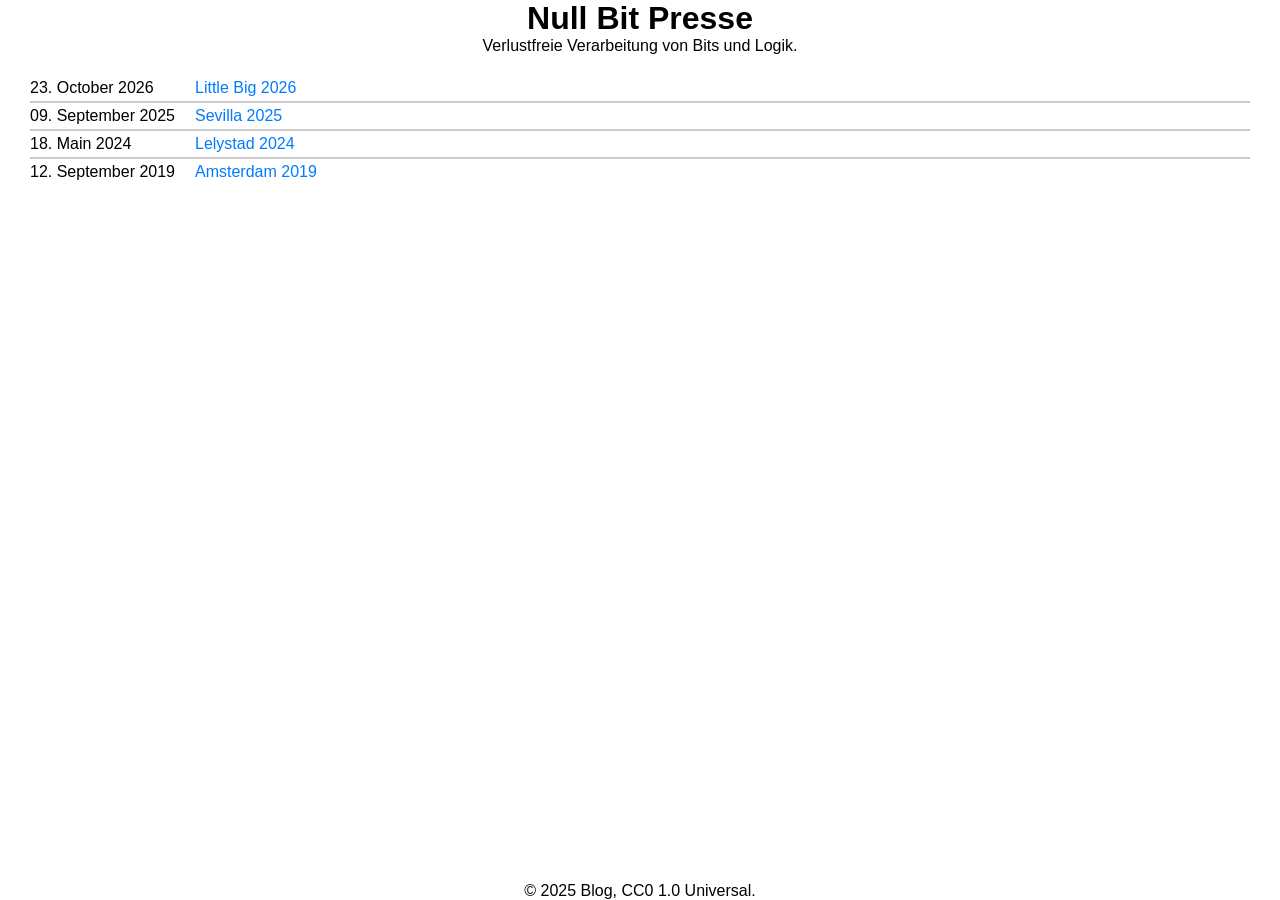
<file: index.html>
<!DOCTYPE html>
<html lang="de">
  <head>
    <meta charset="utf-8">
    <meta name="robots" content="noindex">
    <meta name="viewport" content="width=device-width, initial-scale=1.0">
    <meta property="og:url" content="http://blog.zahlenpresse.de">
    <meta property="og:title" content="Null Bit Presse">
    <meta property="og:description" content="Verlustfreie Verarbeitung von Bits und Logik.">
    <title>Null Bit Presse</title>
    <link rel="manifest" href="/manifest.json">
    <link rel="shortcut icon" type="image/png" href="/favicon.png">
    <link rel="stylesheet" type="text/css" href="/static/css/style.css">
  </head>

  <body>
    <aside><nav></nav></aside>

    <main>
      <header>
        <h1>Null Bit Presse</h1>
        <p>Verlustfreie Verarbeitung von Bits und Logik.</p>
      </header>

      <article>
        <table>
          <tr>
            <td>23. October 2026</td>
            <td><a href="/little-big-2026" target="_self">Little Big 2026</a></td>
            <td class="stretch"></td>
          </tr>
          <tr>
            <td>09. September 2025</td>
            <td><a href="/sevilla-2025" target="_self">Sevilla 2025</a></td>
            <td class="stretch"></td>
          </tr>
          <tr>
            <td>18. Main 2024</td>
            <td><a href="/lelystad-2024" target="_self">Lelystad 2024</a></td>
            <td class="stretch"></td>
          </tr>
          <tr>
            <td>12. September 2019</td>
            <td><a href="/amsterdam-2019" target="_self">Amsterdam 2019</a></td>
            <td class="stretch"></td>
          </tr>
        </table>
      </article>

      <footer>
        <p>&copy; 2025 Blog, CC0 1.0 Universal.</p>
      </footer>
    </main>

    <aside><nav></nav></aside>
  </body>
</html>
</file>
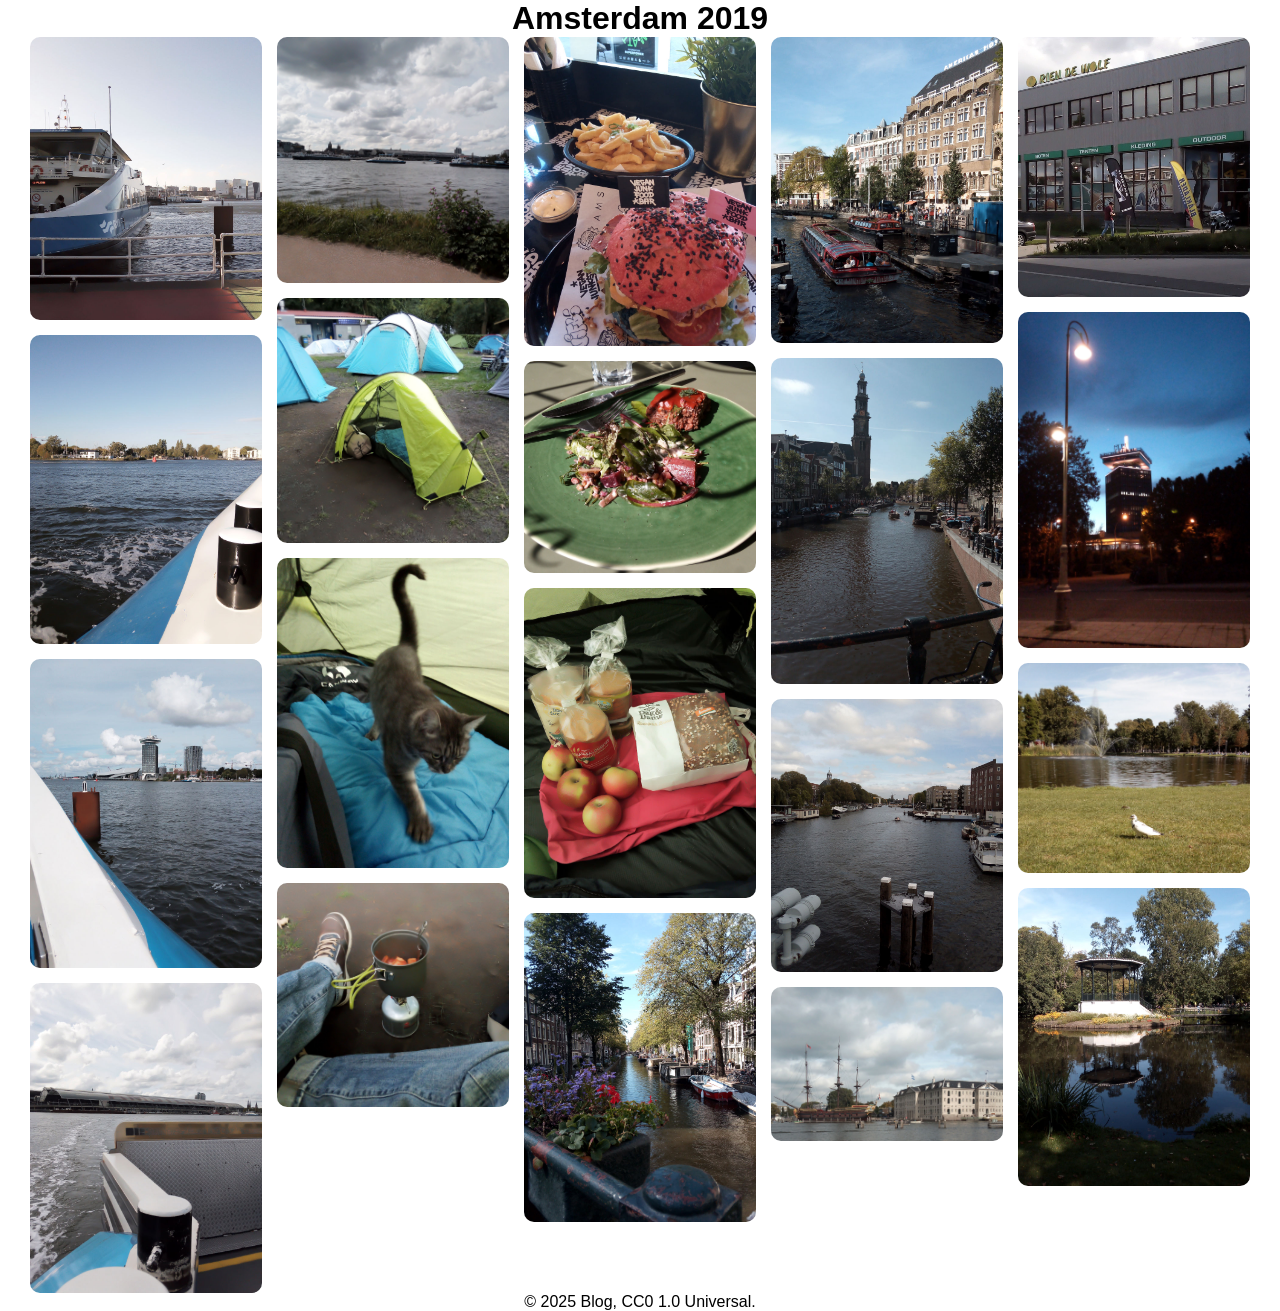
<file: amsterdam-2019/index.html>
<!DOCTYPE html>
<html lang="de">
  <head>
    <meta charset="utf-8">
    <meta name="robots" content="noindex">
    <meta name="viewport" content="width=device-width, initial-scale=1.0">
    <meta property="og:url" content="http://blog.zahlenpresse.de">
    <meta property="og:title" content="Null Bit Presse">
    <meta property="og:description" content="Verlustfreie Verarbeitung von Bits und Logik.">
    <title>Null Bit Presse</title>
    <link rel="manifest" href="/manifest.json">
    <link rel="shortcut icon" type="image/png" href="/favicon.png">
    <link rel="stylesheet" type="text/css" href="/static/css/style.css">
    <link rel="stylesheet" type="text/css" href="/static/css/masonry.css">
  </head>

  <body>
    <aside><nav></nav></aside>

    <main>
      <header>
        <h1>Amsterdam 2019</h1>
      </header>

      <article>
        <div id="masonry"></div>
      </article>

      <footer>
        <p>&copy; 2025 Blog, CC0 1.0 Universal.</p>
      </footer>
    </main>

    <aside><nav></nav></aside>

    <template id="dialog">
      <dialog>
        <div class="content"><img></div>
      </dialog>
    </template>

    <template id="img">
      <img loading="lazy">
    </template>

    <script type="module">
      import gallery from "/static/amsterdam-2019/gallery.js";
      import { loadImage, onClick } from "/static/js/masonry.js";
      const tmpArticle = document.getElementById('masonry');
      const tmpImage = document.getElementById('img');
      const tmpDialog = document.getElementById('dialog');

      onClick(tmpArticle, tmpDialog);

      gallery.topics.forEach((topic) => {
        topic.images.forEach((path) => {
          loadImage(path, '/static/amsterdam-2019/', tmpImage, (template) => {
            const clone = template.content.cloneNode(true);
            tmpArticle.append(clone);
          });
        });
      });
    </script>
  </body>
</html>
</file>
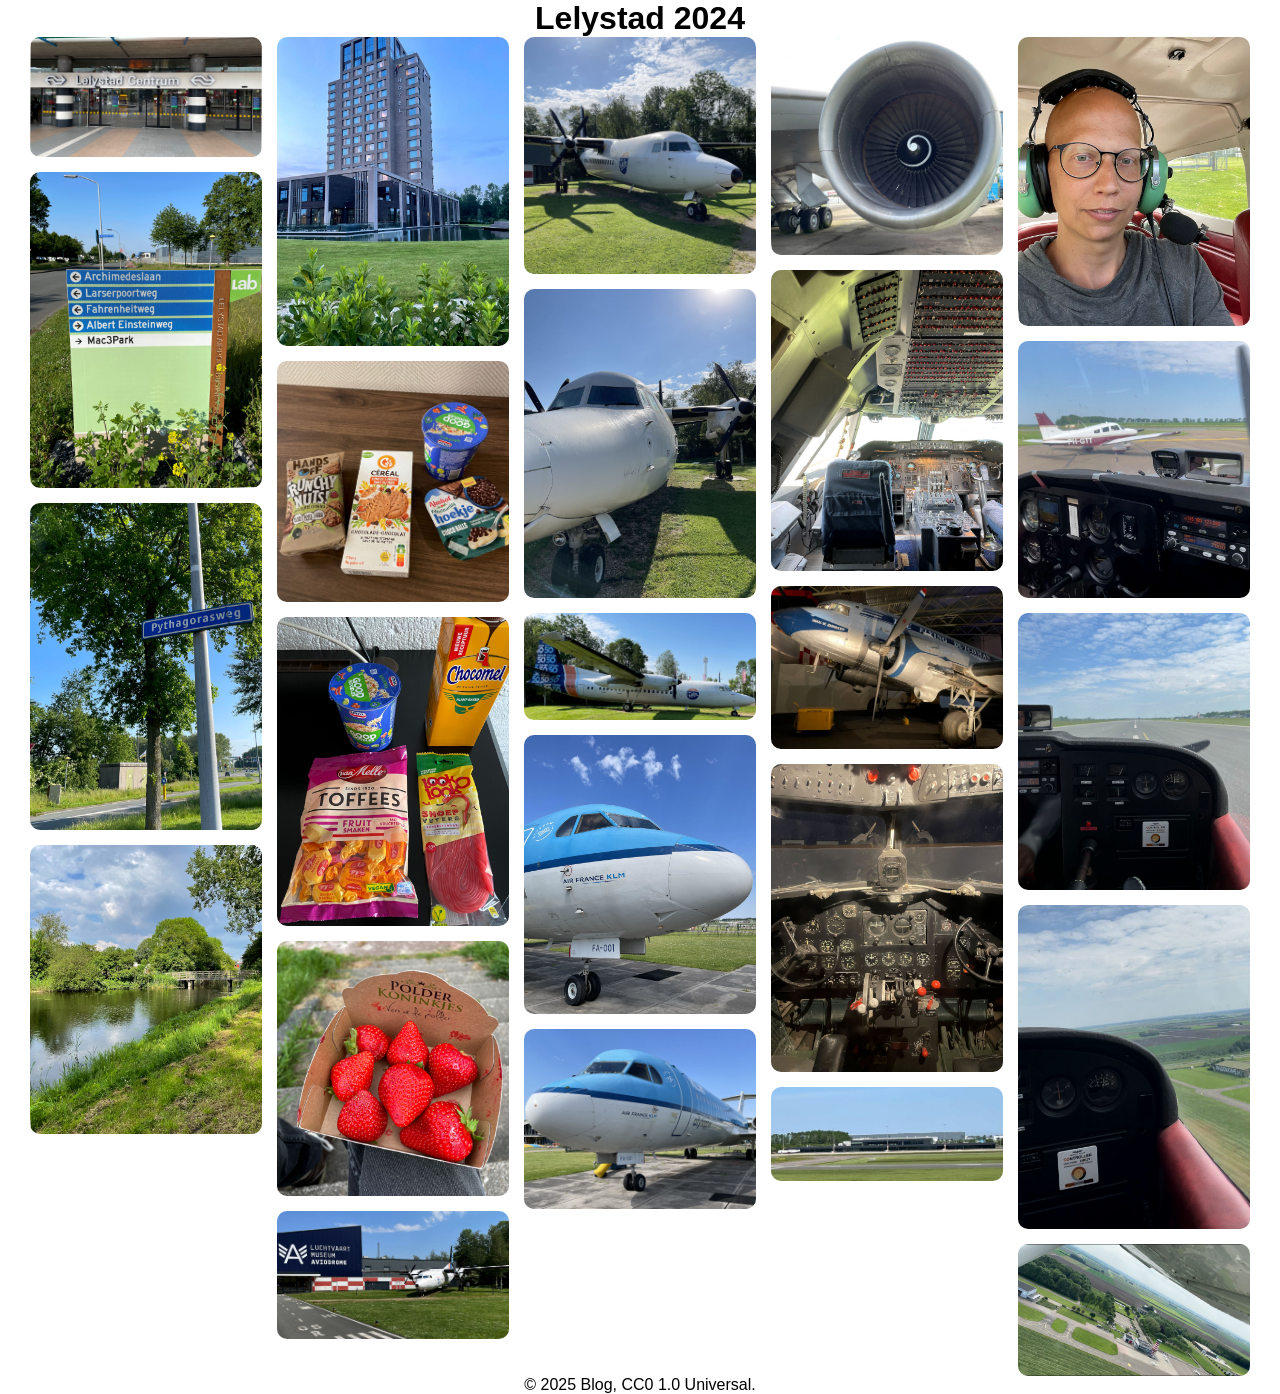
<file: lelystad-2024/index.html>
<!DOCTYPE html>
<html lang="de">
  <head>
    <meta charset="utf-8">
    <meta name="robots" content="noindex">
    <meta name="viewport" content="width=device-width, initial-scale=1.0">
    <meta property="og:url" content="http://blog.zahlenpresse.de">
    <meta property="og:title" content="Null Bit Presse">
    <meta property="og:description" content="Verlustfreie Verarbeitung von Bits und Logik.">
    <title>Null Bit Presse</title>
    <link rel="manifest" href="/manifest.json">
    <link rel="shortcut icon" type="image/png" href="/favicon.png">
    <link rel="stylesheet" type="text/css" href="/static/css/style.css">
    <link rel="stylesheet" type="text/css" href="/static/css/masonry.css">
  </head>

  <body>
    <aside><nav></nav></aside>

    <main>
      <header>
        <h1>Lelystad 2024</h1>
      </header>

      <article>
        <div id="masonry"></div>
      </article>

      <footer>
        <p>&copy; 2025 Blog, CC0 1.0 Universal.</p>
      </footer>
    </main>

    <aside><nav></nav></aside>

    <template id="dialog">
      <dialog>
        <div class="content"><img></div>
      </dialog>
    </template>

    <template id="img">
      <img loading="lazy">
    </template>

    <script type="module">
      import gallery from "/static/lelystad-2024/gallery.js";
      import { loadImage, onClick } from "/static/js/masonry.js";
      const tmpArticle = document.getElementById('masonry');
      const tmpImage = document.getElementById('img');
      const tmpDialog = document.getElementById('dialog');

      onClick(tmpArticle, tmpDialog);

      gallery.topics.forEach((topic) => {
        topic.images.forEach((path) => {
          loadImage(path, '/static/lelystad-2024/', tmpImage, (template) => {
            const clone = template.content.cloneNode(true);
            tmpArticle.append(clone);
          });
        });
      });
    </script>
  </body>
</html>
</file>
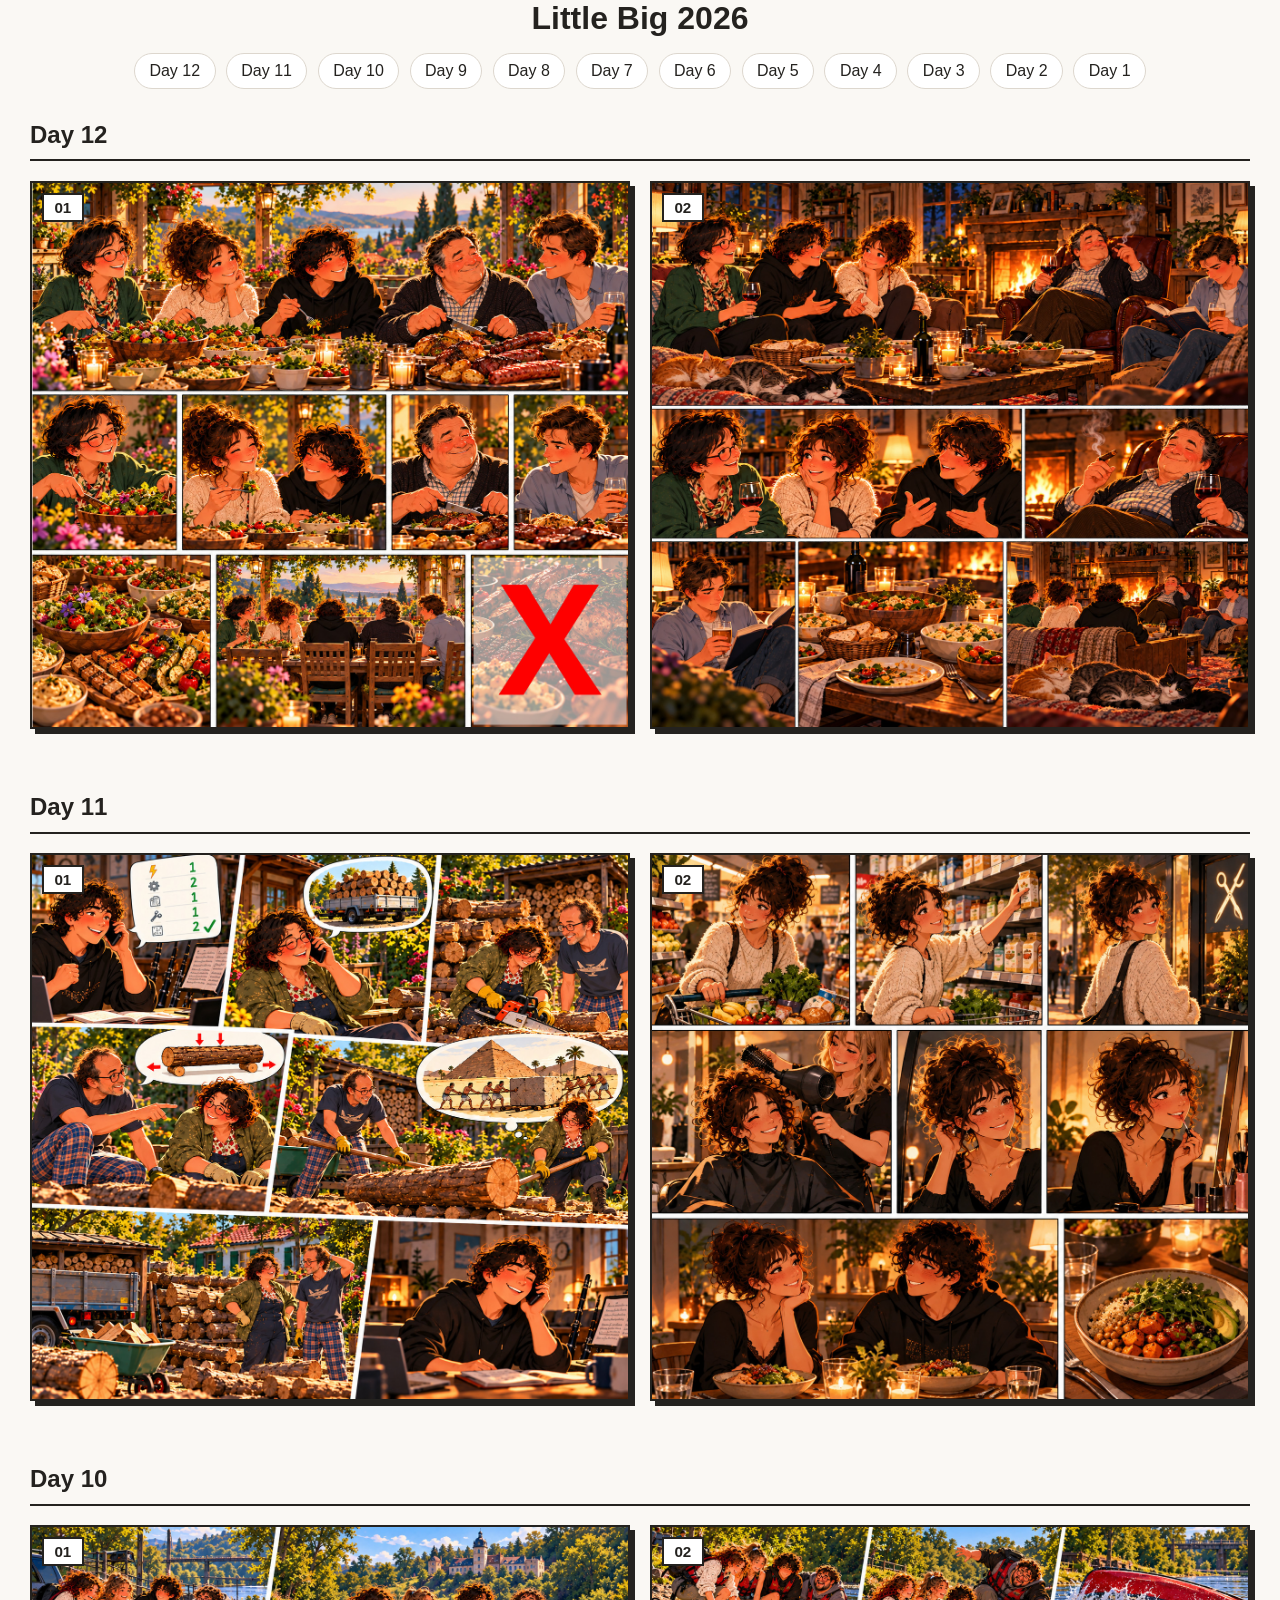
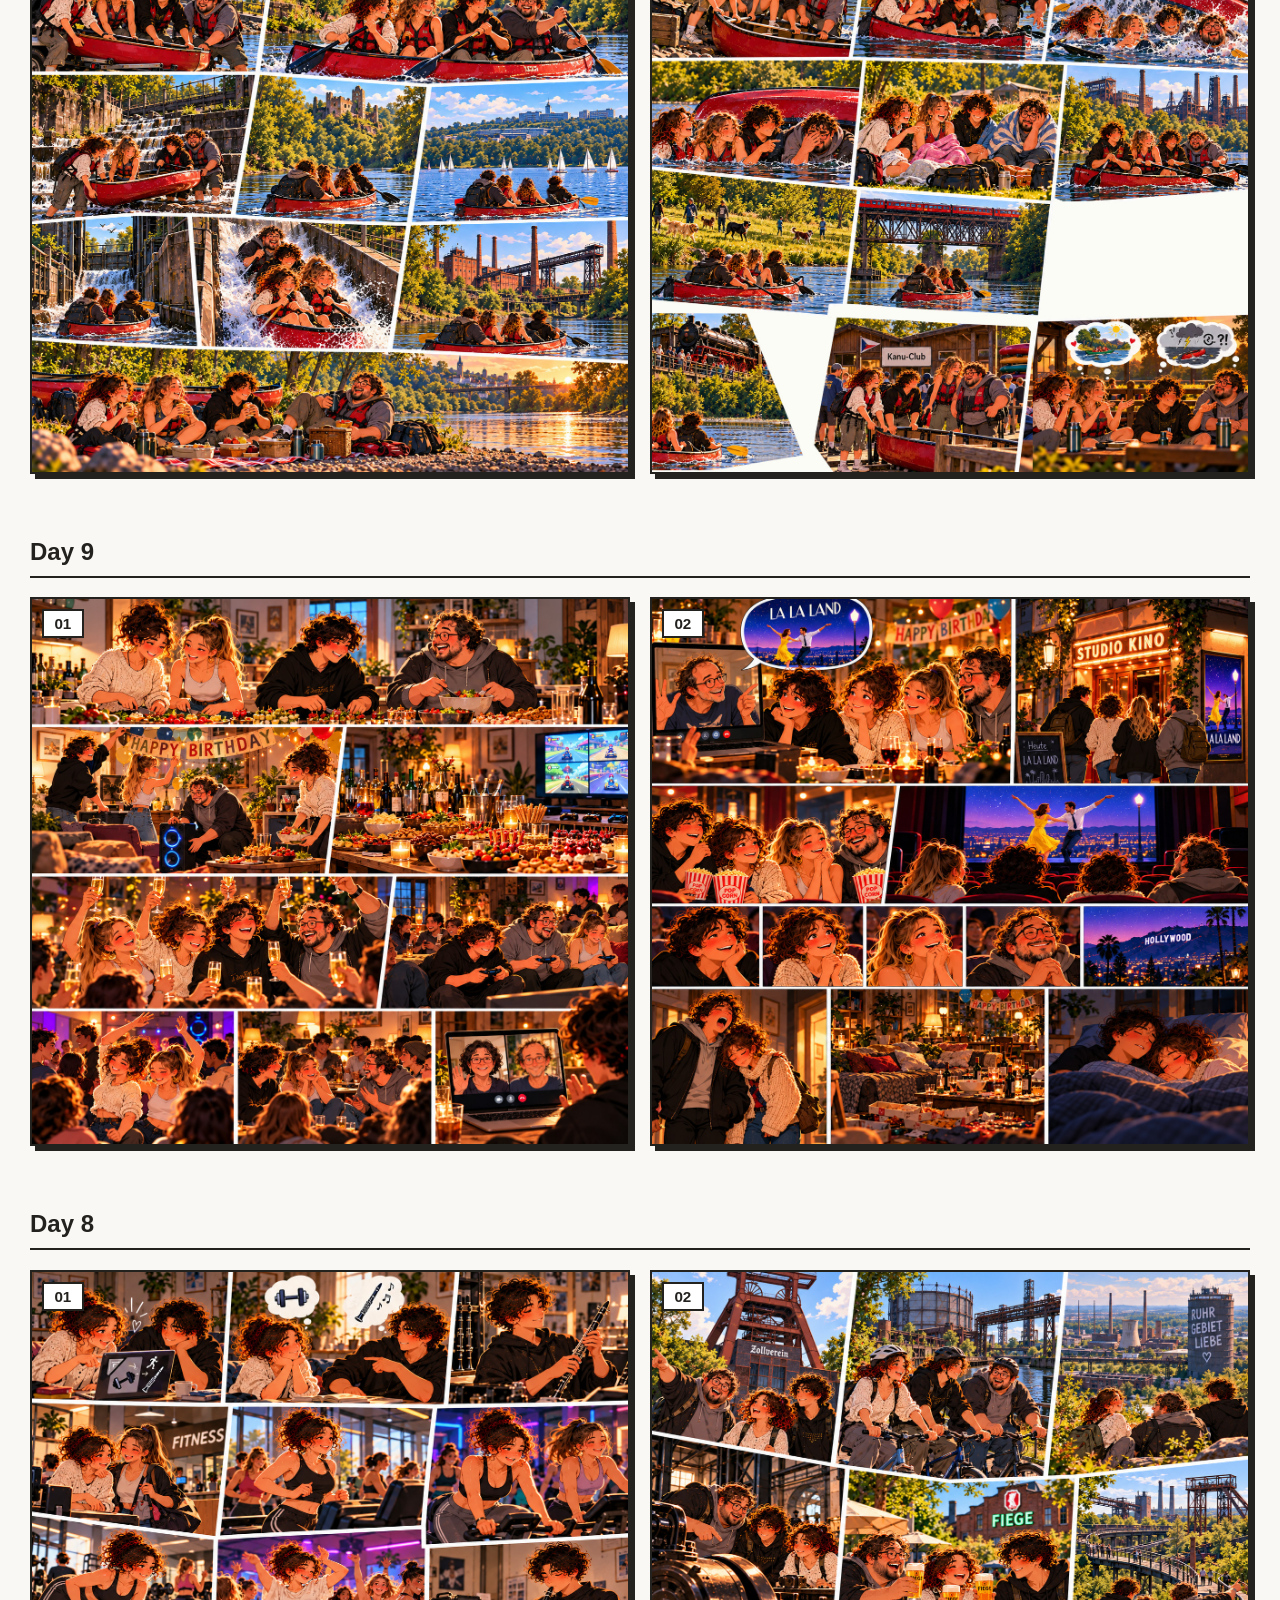
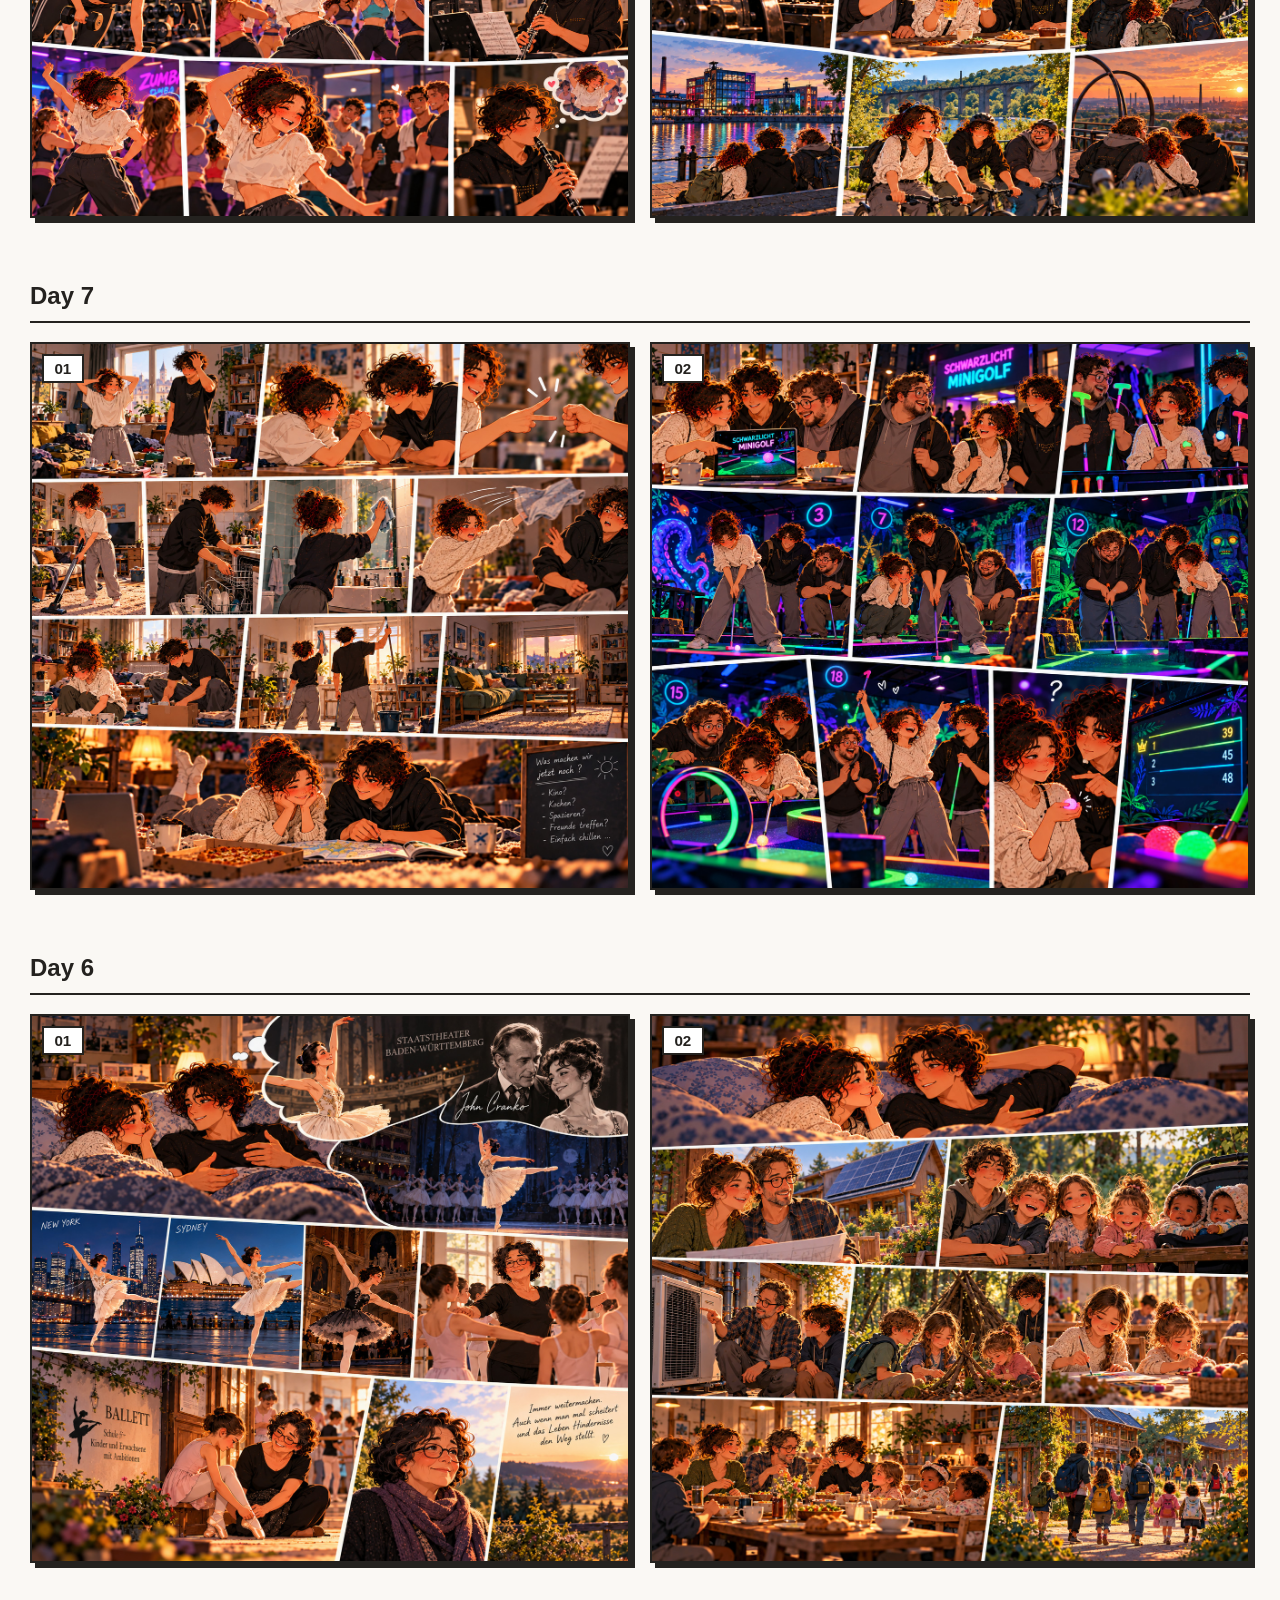
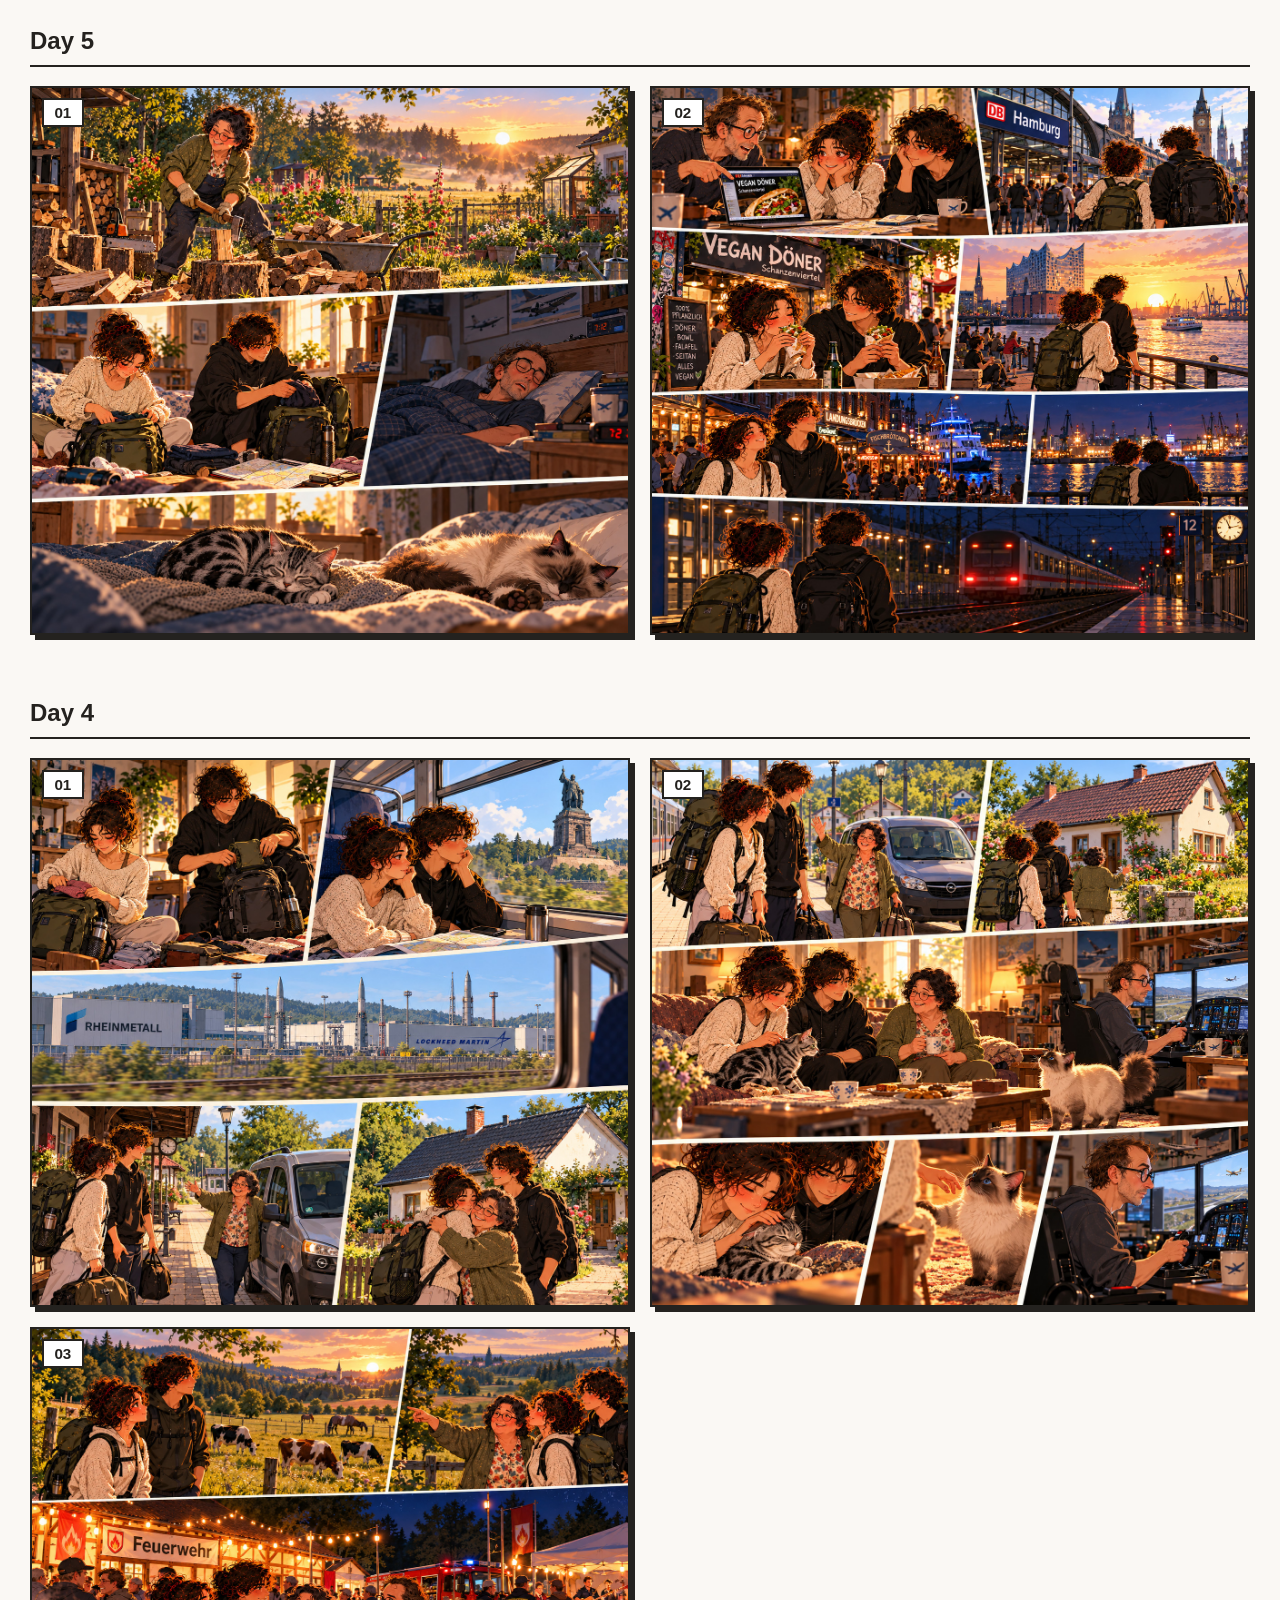
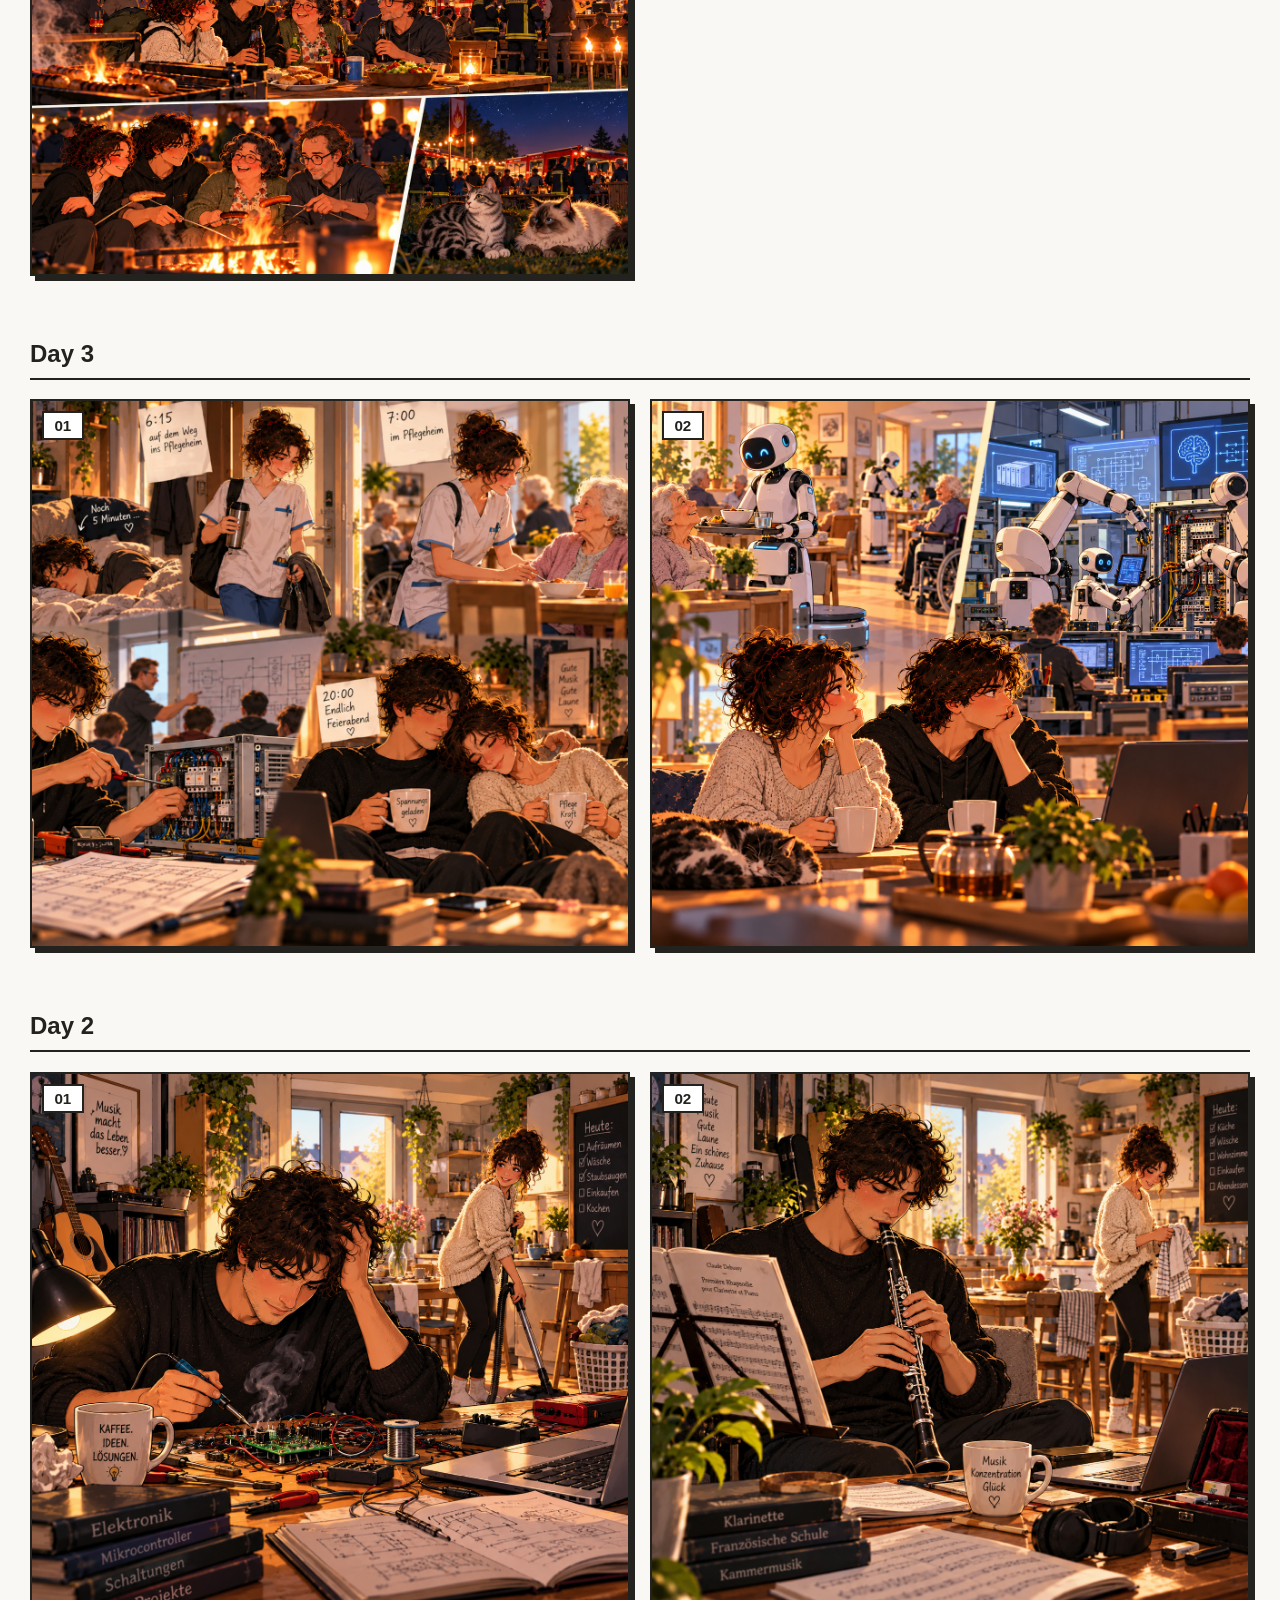
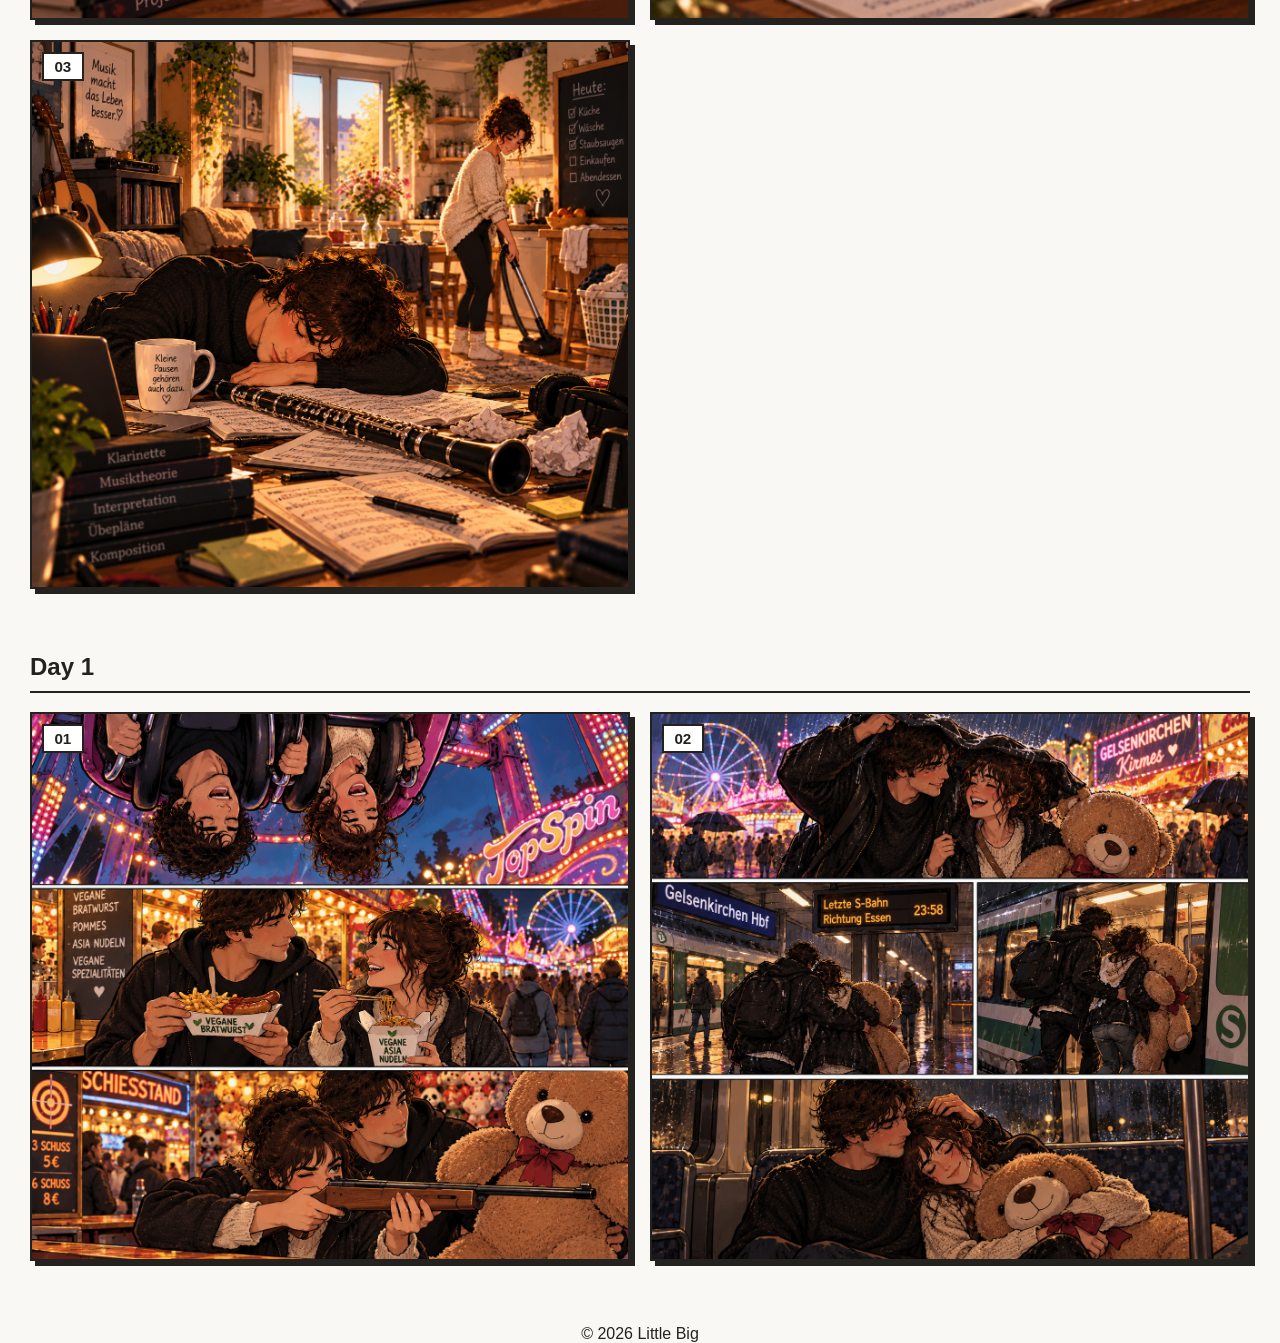
<file: little-big-2026/index.html>
<!doctype html>
<html lang="en">
  <head>
    <meta charset="utf-8">
    <meta name="robots" content="noindex">
    <meta name="viewport" content="width=device-width, initial-scale=1">
    <meta name="color-scheme" content="light">
    <meta property="og:url" content="http://blog.zahlenpresse.de">
    <meta property="og:title" content="Null Bit Presse">
    <meta property="og:description" content="Verlustfreie Verarbeitung von Bits und Logik.">
    <title>Null Bit Presse</title>
    <link rel="manifest" href="/manifest.json">
    <link rel="shortcut icon" type="image/png" href="/favicon.png">
    <link rel="stylesheet" type="text/css" href="/static/css/style.css">
    <link rel="stylesheet" type="text/css" href="/static/css/masonry.css">

    <style>
      :root { font-family: system-ui, -apple-system, BlinkMacSystemFont, "Segoe UI", sans-serif; color: #24221f; background: #faf8f4; }
      * { box-sizing: border-box; }
      body { margin: 0; }
      .site-header { text-align: center; }
      /* .intro { color: #6b665f; margin: .5rem 0 0; } */
      .day-nav { display: flex; flex-wrap: wrap; justify-content: center; gap: .65rem; margin: 1rem 0 1rem 0; }
      .day-nav a { text-decoration: none; color: inherit; background: white; border: 1px solid #ddd7ce; padding: .5rem .9rem; border-radius: 100px; text-decoration: none; }
      .day-nav a:hover, .day-nav a:focus-visible { background: #24221f; color: white; text-decoration: none; }
      .day-nav a:after { display: none; }
      /* main { max-width: 1120px; margin: auto; } */
      .day { margin: 1rem 0 4rem; scroll-margin-top: 1rem; }
      .day-header { border-bottom: 2px solid #24221f; margin-bottom: 1.2rem; padding-bottom: .65rem; display: flex; align-items: baseline; justify-content: space-between; gap: 1rem; }
      /*  .day-header h2 { margin: 0; font-size: clamp(1.5rem, 4vw, 2rem); } */
      .day-count { color: #77716a; font-size: .9rem; }
      .panels { display: grid; grid-template-columns: repeat(2, minmax(0, 1fr)); gap: 1.25rem; }
      .panel { position: relative; margin: 0; min-width: 0; background: #eee9e1; border: 2px solid #24221f; box-shadow: 5px 5px 0 #24221f; }
      .panel button { display: block; width: 100%; padding: 0; border: 0; background: transparent; cursor: zoom-in; }
      .panel img { display: block; width: 100%; height: auto; }
      .panel-number { position: absolute; top: 10px; left: 10px; background: white; color: #24221f; border: 2px solid #24221f; padding: .25rem .65rem; font-weight: 800; font-size: .95rem; pointer-events: none; }
      .panel figcaption { padding: .5rem .7rem; font-size: .8rem; color: #645e57; }
      /*
      .viewer-top button { background: white; border: 0; border-radius: 4px; padding: .35rem .75rem; cursor: pointer; }
      #viewer-image { display: block; max-width: 100%; max-height: 82vh; width: auto; height: auto; margin: auto; }
      */
      @media (max-width: 640px) { .panels { grid-template-columns: 1fr; } .site-header { padding-top: 2rem; } }
      @media (prefers-reduced-motion: no-preference) { html { scroll-behavior: smooth; } }
    </style>
  </head>

  <body>
    <aside></aside>

    <main>
      <header class="site-header">
        <h1 id="site-title">Little Big 2026</h1>
        <nav id="day-nav" class="day-nav" aria-label="Jump to a day"></nav>
      </header>

      <article>
        <div id="comic"></div>
      </article>

      <footer>&copy; 2026 Little Big</footer>
    </main>

    <aside></aside>

    <template id="dialog">
      <dialog>
        <div class="content">
          <div id="lupe" class="magnifier-glass"></div>
          <img class="magnifier-target">
        </div>
      </dialog>
    </template>

    <template id="img">
      <img loading="lazy">
    </template>

    <script type="module">
      import { loadImage, onClick } from "/static/js/masonry.js";
      const BASE = '/static/little-big-2026/';
      const gallery = await import(BASE + 'gallery.js').then((m) => m.default);
      const comic = document.querySelector('#comic');
      const nav = document.querySelector('#day-nav');
      const viewerImage = document.querySelector('#viewer-image');
      const viewerLabel = document.querySelector('#viewer-label');
      const tmpArticle = document.getElementById('comic');
      const tmpImage = document.getElementById('img');
      const tmpDialog = document.getElementById('dialog');

      onClick(tmpArticle, tmpDialog, true);

      if (gallery) {
        document.querySelector('#site-title').textContent = gallery.title || 'Little Big 2026';
        document.title = gallery.title || 'Little Big 2026';

        gallery.topics.reverse().forEach((topic, dayIndex) => {
          const dayId = `day-${dayIndex + 1}`;
          const section = document.createElement('section');
          section.className = 'day';
          section.id = dayId;

          const header = document.createElement('div');
          header.className = 'day-header';
          const heading = document.createElement('h2');
          heading.textContent = topic.title || `Day ${dayIndex + 1}`;

          const count = document.createElement('span');
          count.className = 'day-count';
          header.append(heading, count);
          section.append(header);

          const navLink = document.createElement('a');
          navLink.href = `#${dayId}`;
          navLink.textContent = heading.textContent;
          nav.append(navLink);

          const panels = document.createElement('div');
          panels.className = 'panels';

          topic.images.forEach((path, imageIndex) => {
            loadImage(path, '/static/little-big-2026/', tmpImage, (template) => {
              const figure = document.createElement('figure');
              figure.className = 'panel';

              const button = document.createElement('button');
              button.type = 'button';
              button.setAttribute('aria-label', `Open ${heading.textContent}, panel ${imageIndex + 1}`);

              const number = document.createElement('span');
              number.className = 'panel-number';
              number.textContent = String(imageIndex + 1).padStart(2, '0');

              const clone = template.content.cloneNode(true);
              clone.loading = 'lazy';
              clone.decoding = 'async';
              clone.alt = `${heading.textContent}, panel ${imageIndex + 1}`;
              button.append(clone, number);
              figure.append(button);
              panels.append(figure);
            });
          });

          section.append(panels);
          comic.append(section);
        });
        function moveMagnifier(e) {
    // Hole die exakte Position des Bildes auf dem Bildschirm
    const rect = img.getBoundingClientRect();

    // Berechne die Mausposition relativ zum Bild
    let x = e.clientX - rect.left;
    let y = e.clientY - rect.top;

    // Verhindere, dass die Lupe aus dem Bildbereich herauswandert
    if (x > img.width) { x = img.width; }
    if (x < 0) { x = 0; }
    if (y > img.height) { y = img.height; }
    if (y < 0) { y = 0; }

    // Positioniere das Lupenglas zentriert unter dem Mauszeiger
    // (Subtrahiere die Hälfte der Lupenbreite/-höhe)
    glass.style.left = `${x - (glass.offsetWidth / 2)}px`;
    glass.style.top = `${y - (glass.offsetHeight / 2)}px`;

    // Verschiebe den Bildausschnitt innerhalb der Lupe passend zur Position
    const bgX = (x * zoom) - (glass.offsetWidth / 2);
    const bgY = (y * zoom) - (glass.offsetHeight / 2);
    glass.style.backgroundPosition = `-${bgX}px -${bgY}px`;
  }
      }
    </script>
  </body>
</html>
</file>
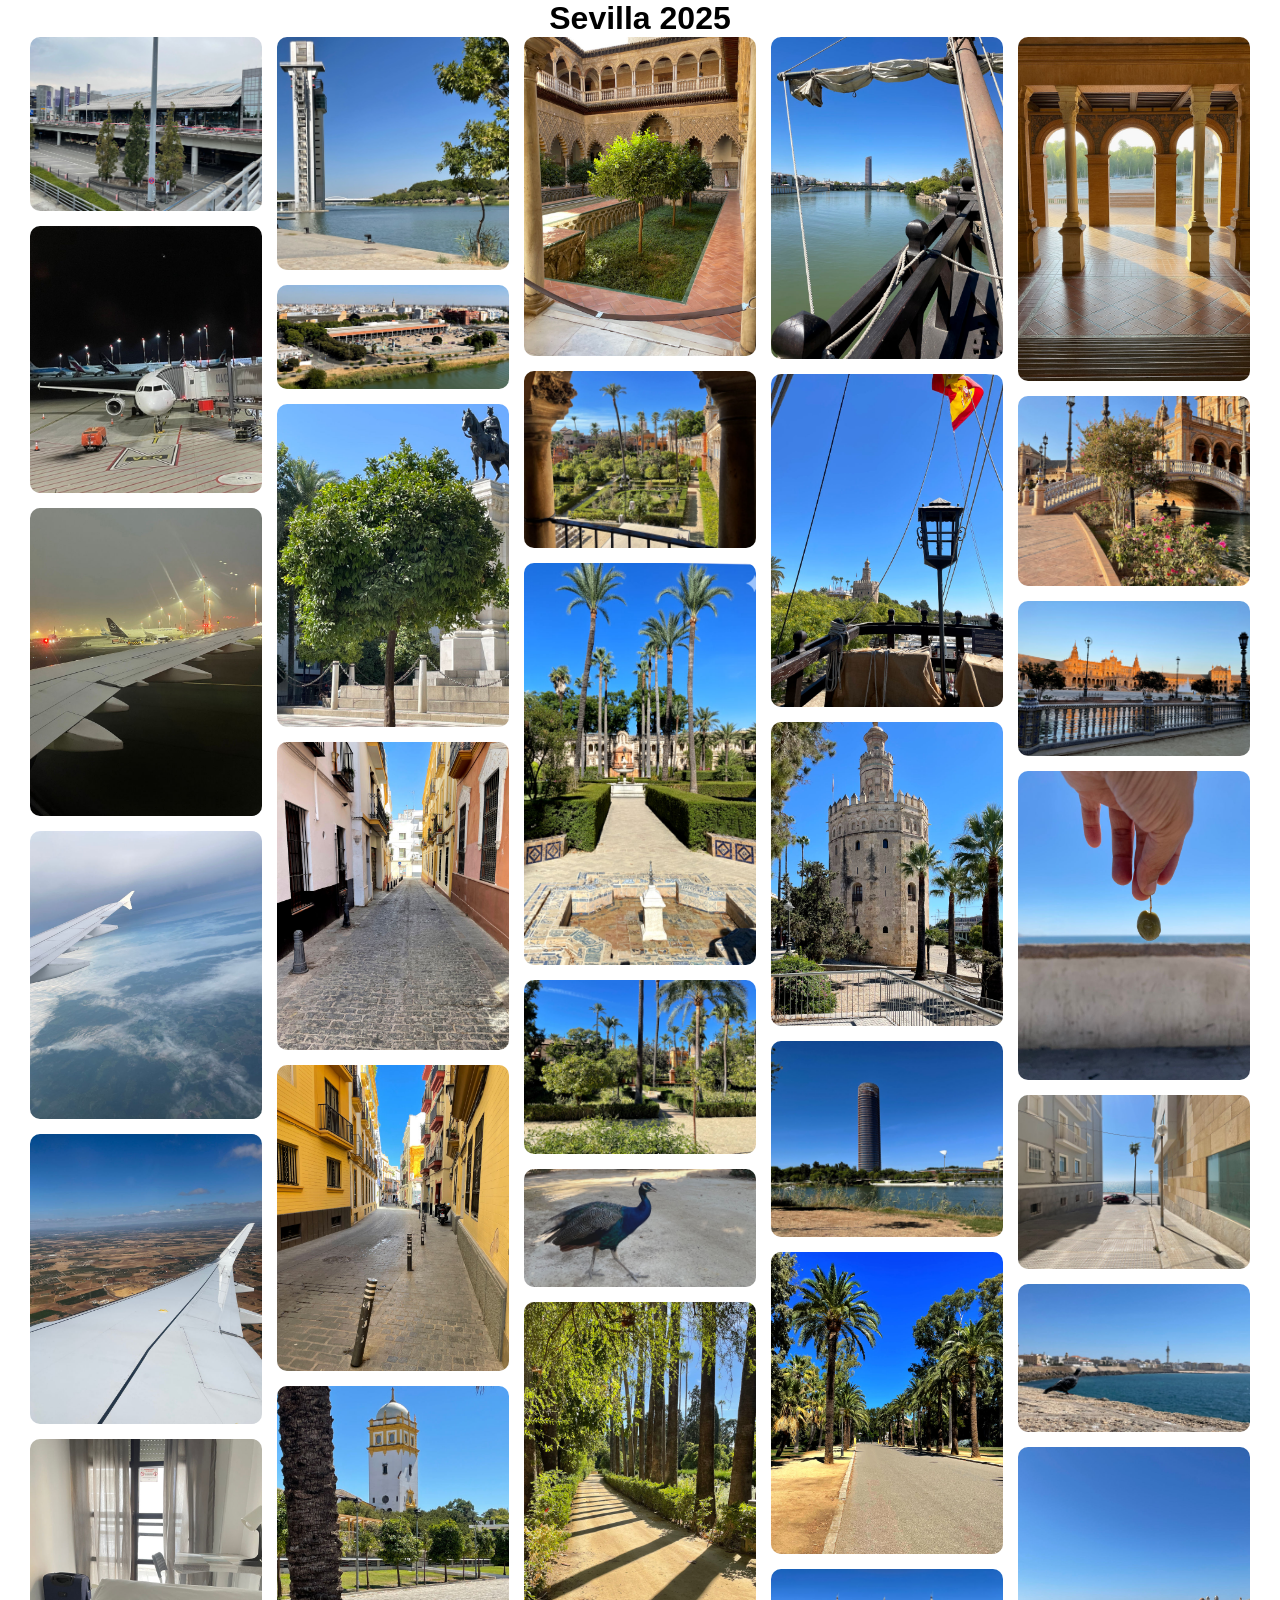
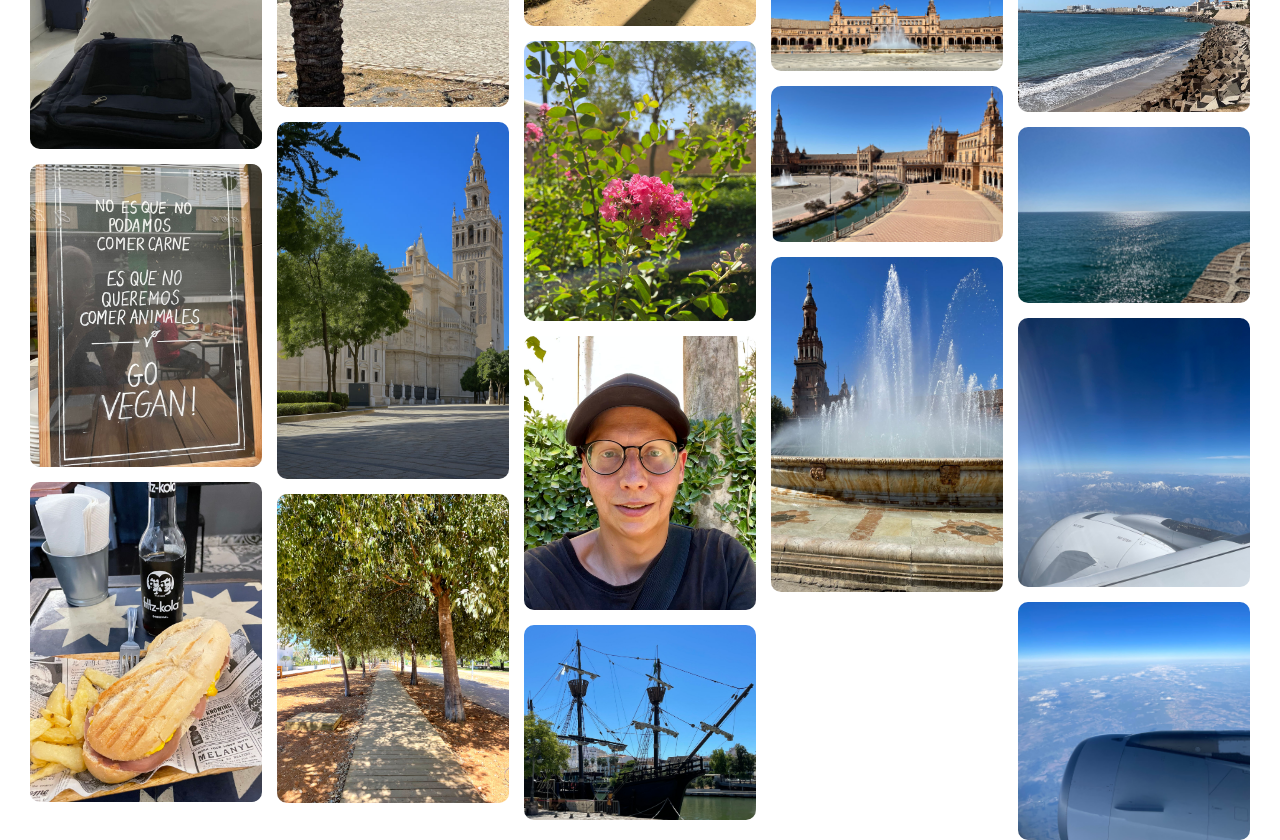
<file: sevilla-2025/index.html>
<!DOCTYPE html>
<html lang="de">
  <head>
    <meta charset="utf-8">
    <meta name="robots" content="noindex">
    <meta name="viewport" content="width=device-width, initial-scale=1.0">
    <meta property="og:url" content="http://blog.zahlenpresse.de">
    <meta property="og:title" content="Null Bit Presse">
    <meta property="og:description" content="Verlustfreie Verarbeitung von Bits und Logik.">
    <title>Null Bit Presse</title>
    <link rel="manifest" href="/manifest.json">
    <link rel="shortcut icon" type="image/png" href="/favicon.png">
    <link rel="stylesheet" type="text/css" href="/static/css/style.css">

    <style>
      #masonry {
        columns: 5;
        column-gap: 15px;
      }

      #masonry img {
        width: 100%;
        margin-bottom: 15px;
        border-radius: 10px;
        display: block;
        break-inside: avoid;
      }

      @media (max-width: 1200px) {
        #masonry { columns: 4; }
      }

      @media (max-width: 900px) {
        #masonry { columns: 3; }
      }

      @media (max-width: 600px) {
        #masonry { columns: 2; }
      }

      @media (max-width: 300px) {
        #masonry { columns: 1; }
      }
    </style>
  </head>

  <body>
    <aside><nav></nav></aside>
    <main>
      <header>
        <h1>Sevilla 2025</h1>
      </header>

      <article>
        <div id="masonry"></div>
      </article>
    </main>
    <aside><nav></nav></aside>

    <template id="img">
      <img loading="lazy">
    </template>

    <script type="module">
      import gallery from "/static/sevilla-2025/gallery.js";
      const tmpArticle = document.getElementById('masonry');
      const tmpImage = document.getElementById('img');

      gallery.topics.forEach((topic) => {
        topic.images.forEach((image) => {
          const host = window.location.protocol + "//" + window.location.host;
          const prefix = "/static/sevilla-2025/";
          const src = new URL(image, `${host}${prefix}`);

          const img = tmpImage.content.querySelector('img');
          if (img) { img.src = src.toString(); }

          const clone = tmpImage.content.cloneNode(true);
          tmpArticle.append(clone);
        });
      });
    </script>
  </body>
</html>
</file>
<file: static/css/style.css>
*,
*::before,
*::after {
  font-family: sans-serif;
  box-sizing: border-box;
  margin: 0;
  padding: 0;
}

html {
  font-size: 100%;
  width: 100%;
  min-width: 320px;
  height: 100%;
}

body {
  font-size: clamp(0.75rem, 3.5vw, 1rem);
  width: 100%;
  min-width: 320px;
  height: 100%;
  display: grid;
  grid-template-rows: 1fr;
  grid-template-columns: 0.5rem 1fr 0.5rem;
  grid-template-areas: "aside-left main aside-right";
}

body > aside {
  grid-area: aside-left;
  position: relative;
  width: 100%;
}

body > aside > nav {
  position: fixed;
  height: 100%;
}

body > aside + main + aside {
  grid-area: aside-right;
  position: relative;
  width: 100%;
}

body > aside + main + aside > nav {
  position: fixed;
  height: 100%;
}

body > main {
  grid-area: main;
  position: relative;
  display: flex;
  flex-direction: column;
}

main > header {
  flex-shrink: 0;
  flex-grow: 0;
  display: flex;
  flex-direction: column;
  justify-content: center;
  align-items: center;
}

main > header p,
main > header h1 {
  text-align: center;
}

main > article {
  flex-shrink: 0;
  flex-grow: 1;
}

main > footer {
  flex-shrink: 0;
  flex-grow: 0;
  display: flex;
  flex-direction: column;
  justify-content: center;
  align-items: center;
}

h1 { margin: 0; }
p { margin: 0; }

table {
  width: 100%;
  table-layout: auto;
  border-collapse: collapse;
  margin: 20px 0 20px 0;
}

table tr {
  border-bottom: clamp(1px, 0.125rem, 2px) solid #ccc;
}

table tr:last-child {
  border-bottom: none;
}

table tr td {
  white-space: nowrap;
  padding: clamp(2px, 0.250rem, 4px);
  padding-right: 1rem;
  text-align: left;
}

table tr td:first-child {
  padding-left: 0;
}

table tr td.stretch {
  width: 100%;
}

a {
  position: relative;
  color: #007bff;
  text-decoration: none;
  font-weight: normal;
  padding: 0.2rem 0;
}

a::after {
  content: '';
  position: absolute;
  left: 0;
  bottom: 0;
  height: clamp(1px, 0.125rem, 2px);
  background-color: #007bff;
  width: 100%;
  transform: scaleX(0);
  transform-origin: left;
  transition: transform 0.3s ease;
}

a:active::after,
a:hover::after,
a:focus::after {
  transform: scaleX(1);
}

a:focus-visible {
  outline: clamp(1px, 0.125rem, 2px) dotted #000;
  outline-offset: clamp(1px, 0.125rem, 2px);
}

@media (min-width: 576px) {
  body {
    grid-template-rows: 1fr;
    grid-template-columns: 30px 1fr 30px;
    grid-template-areas: "aside-left main aside-right";
  }
}
</file>
<file: static/css/masonry.css>
dialog {
  display: flex;
  justify-content: center;
  align-items: center;
  position: fixed;
  top: 0;
  left: 0;
  width: 100%;
  min-width: 100%;
  height: 100%;
  min-height: 100%;
  margin: 0;
  padding: 0;
  background-color: rgba(0, 0, 0, 0.8);
  border: none;
  z-index: 1000;
}

dialog::backdrop {
  background-color: rgba(0, 0, 0, 0.8);
}

dialog > .content {
  position: relative;
  display: flex;
  flex-direction: column;
  justify-content: center;
  align-items: center;
  width: calc(100% - 5px);
  height: calc(100% - 5px);
  overflow: hidden;
  border-radius: 10px;
}

dialog img {
  flex-shrink: 0;
  flex-grow: 0;
  object-fit: contain;
  width: 100%;
  height: 100%;
  display: block;
  border-radius: 10px;
}

#masonry {
  columns: 5;
  column-gap: 15px;
}

#masonry img {
  width: 100%;
  margin-bottom: 15px;
  border-radius: 10px;
  display: block;
  break-inside: avoid;
  cursor: pointer;
}

@media (max-width: 1200px) {
  #masonry { columns: 4; }
}

@media (max-width: 900px) {
  #masonry { columns: 3; }
}

@media (max-width: 600px) {
  #masonry { columns: 2; }
}

@media (max-width: 300px) {
  #masonry { columns: 1; }
}
</file>
